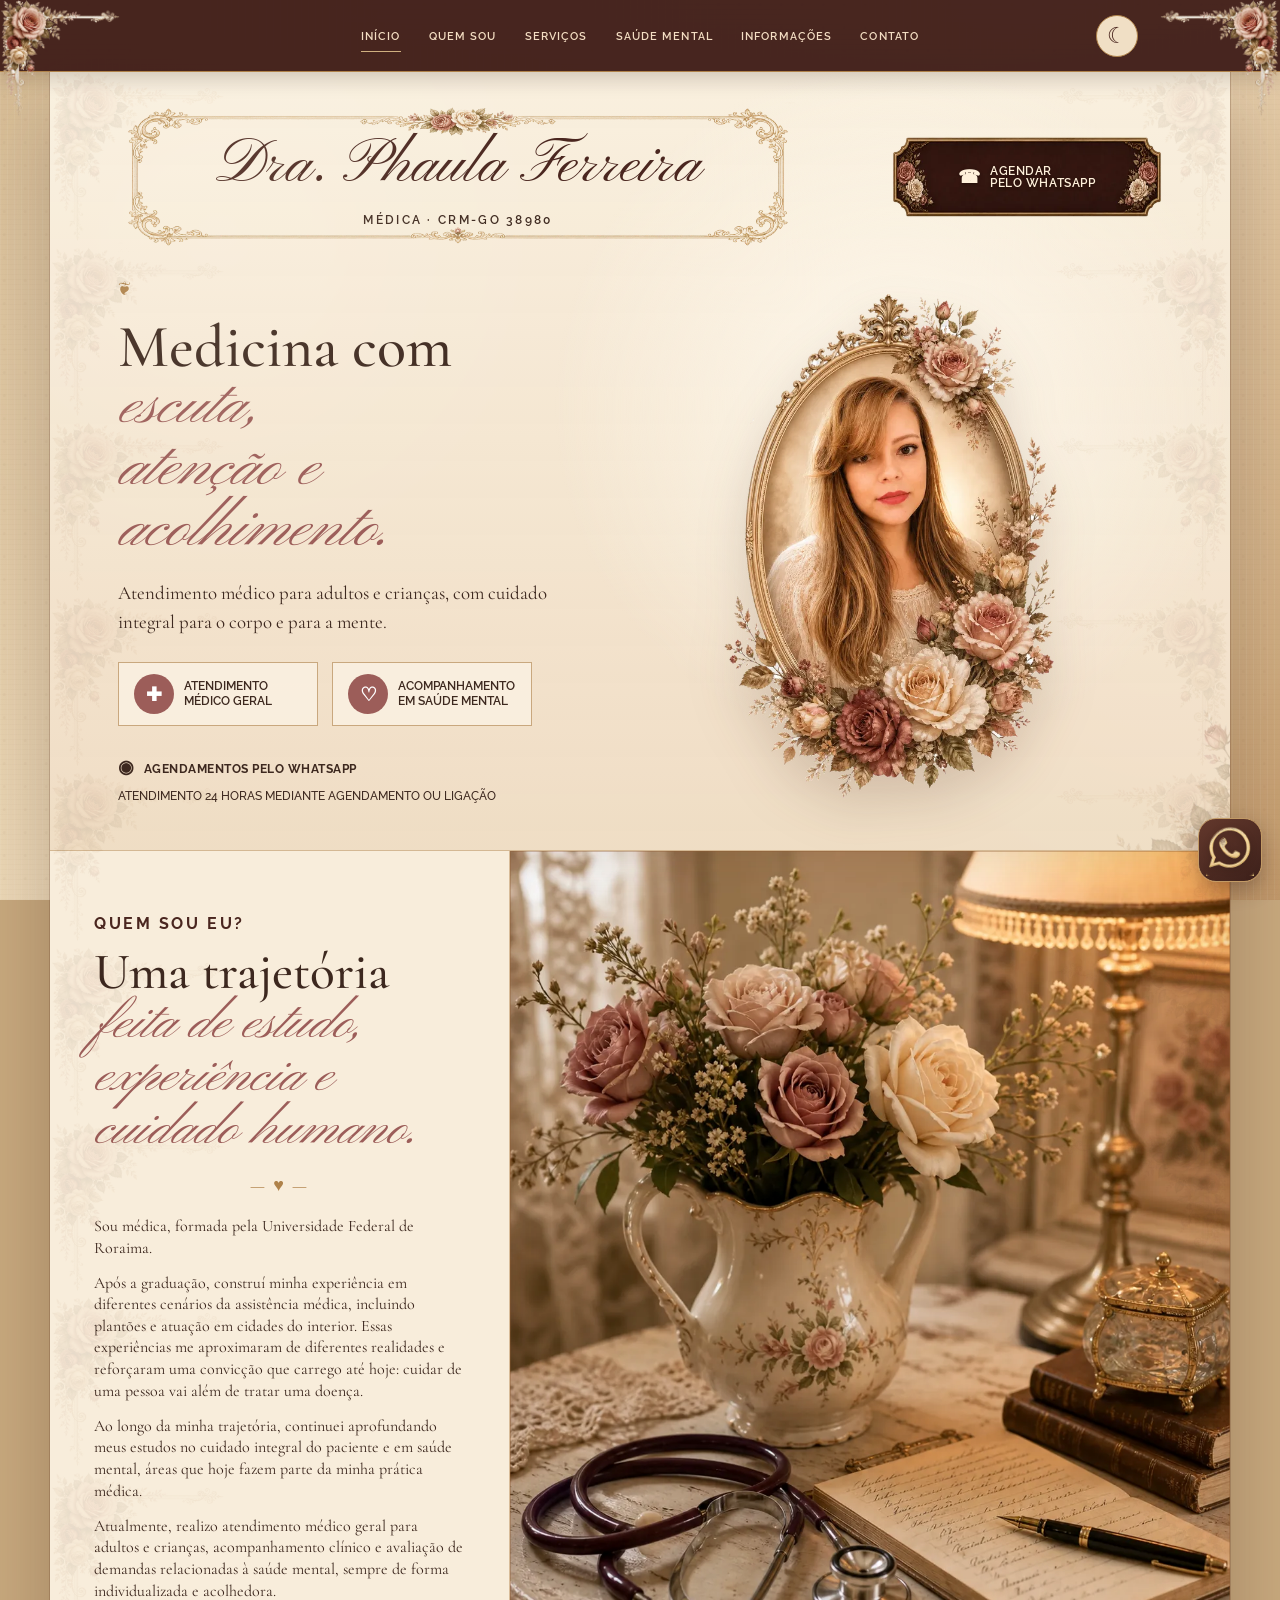
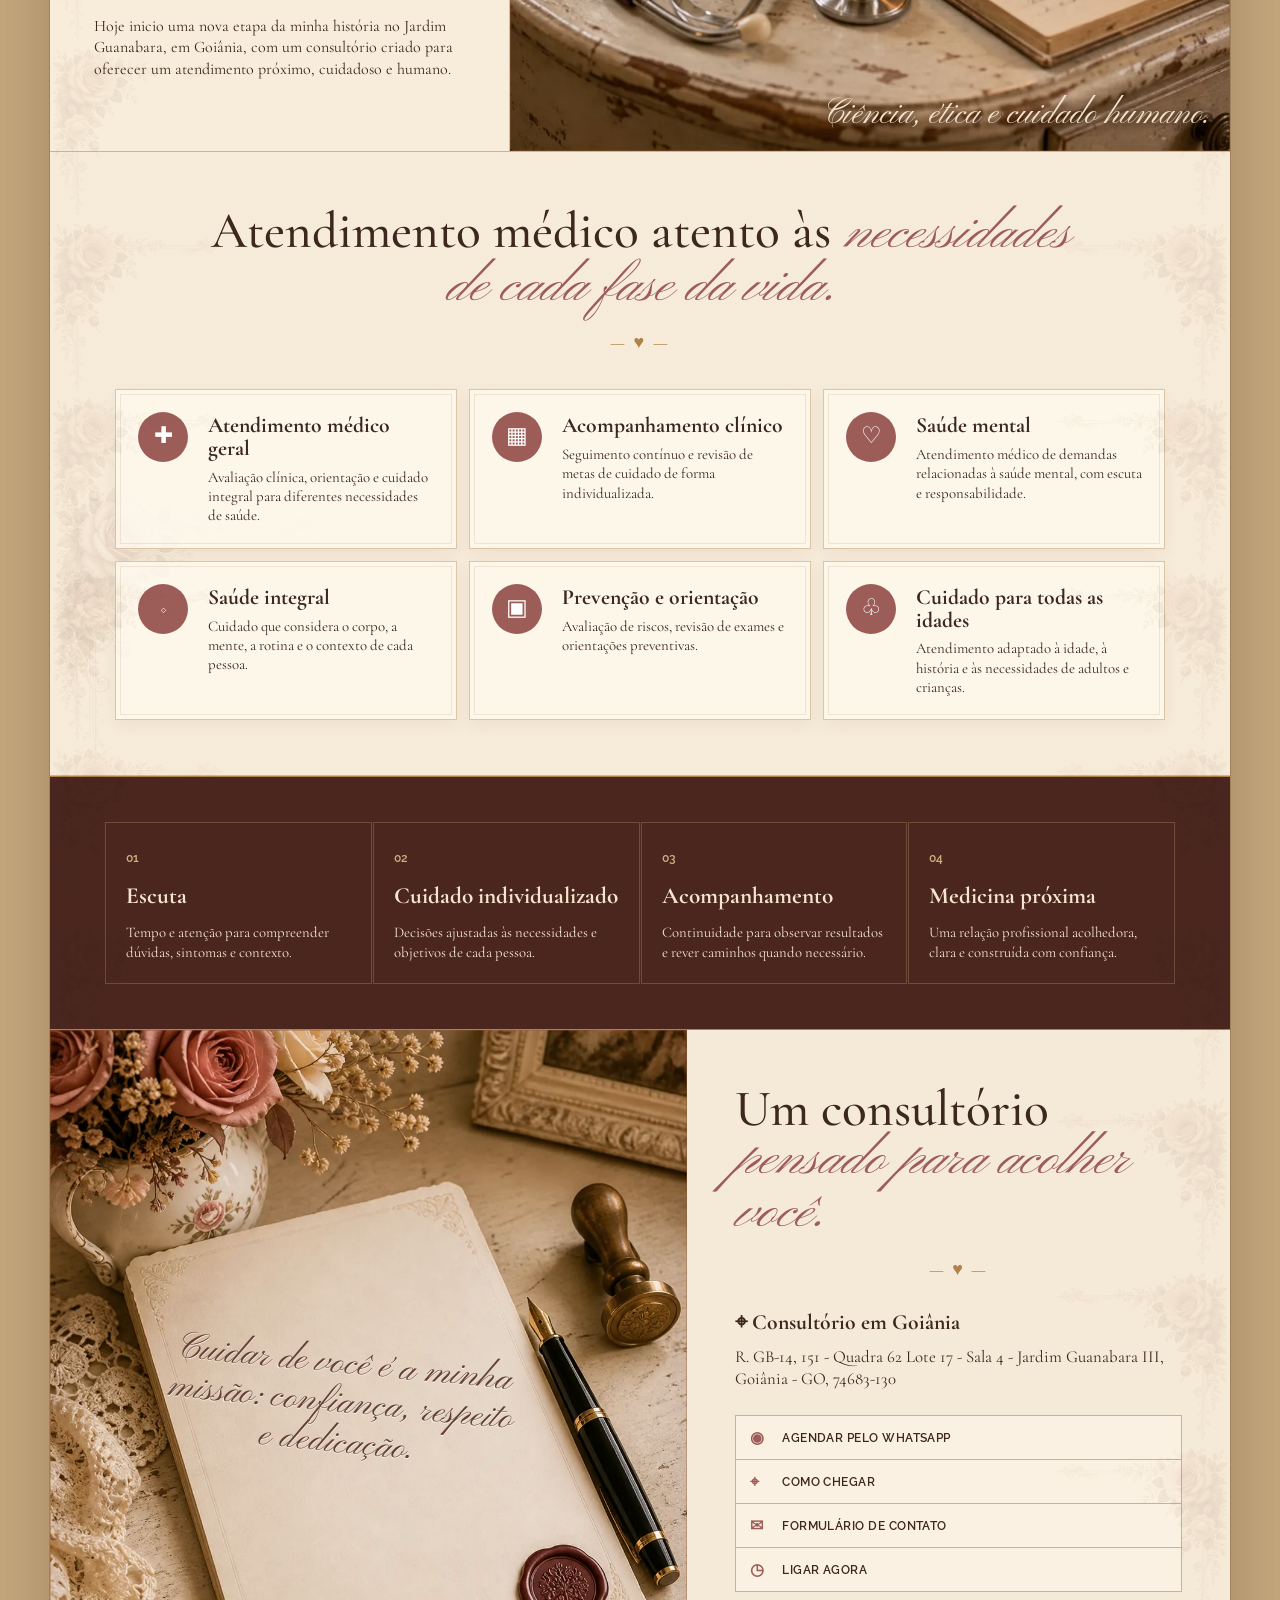
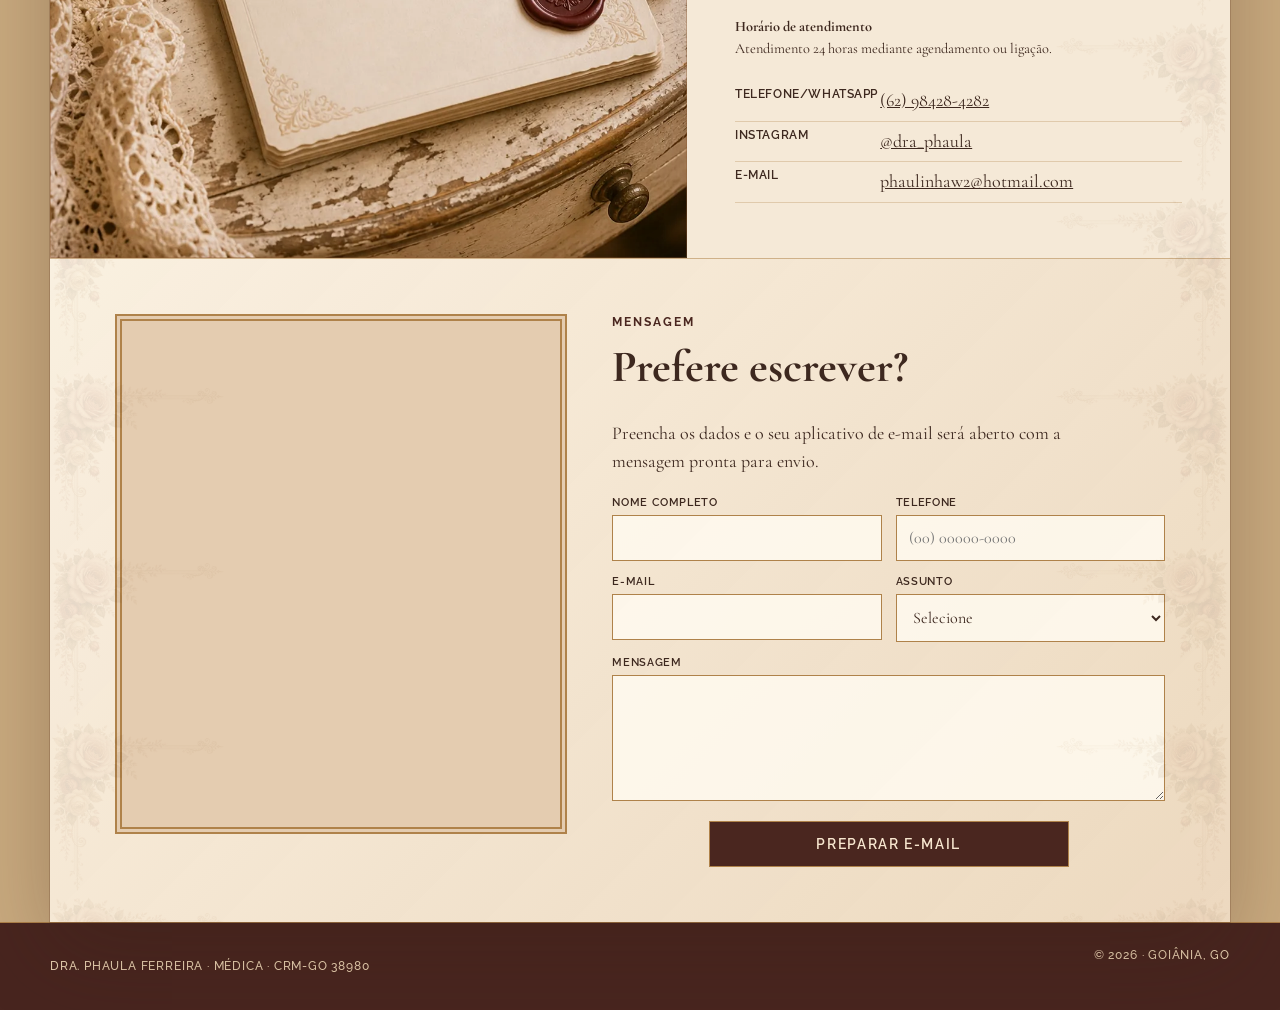
<file: index.html>
<!doctype html>
<html lang="pt-BR" data-theme="light">
<head>
  <meta charset="utf-8">
  <meta name="viewport" content="width=device-width, initial-scale=1">
  <meta name="theme-color" content="#efe1cb">
  <meta name="description" content="Dra. Phaula Ferreira, médica em Goiânia. Atendimento médico com escuta, atenção e acolhimento.">
  <title>Dra. Phaula Ferreira — Médica em Goiânia | CRM-GO 38980</title>
  <link rel="icon" href="/favicon.ico" sizes="48x48">
  <link rel="icon" type="image/png" sizes="32x32" href="/favicon-32.png">
  <link rel="apple-touch-icon" href="/apple-touch-icon.png">
  <link rel="canonical" href="https://draphaula.com.br/">
  <meta property="og:type" content="website">
  <meta property="og:locale" content="pt_BR">
  <meta property="og:site_name" content="Dra. Phaula Ferreira">
  <meta property="og:title" content="Dra. Phaula Ferreira — Médica em Goiânia | CRM-GO 38980">
  <meta property="og:description" content="Dra. Phaula Ferreira, médica em Goiânia. Atendimento médico com escuta, atenção e acolhimento.">
  <meta property="og:url" content="https://draphaula.com.br/">
  <meta property="og:image" content="https://draphaula.com.br/og-image.jpg">
  <meta property="og:image:width" content="1200">
  <meta property="og:image:height" content="630">
  <meta property="og:image:alt" content="Dra. Phaula Ferreira, médica, CRM-GO 38980">
  <meta name="twitter:card" content="summary_large_image">
  <meta name="twitter:title" content="Dra. Phaula Ferreira — Médica em Goiânia | CRM-GO 38980">
  <meta name="twitter:description" content="Dra. Phaula Ferreira, médica em Goiânia. Atendimento médico com escuta, atenção e acolhimento.">
  <meta name="twitter:image" content="https://draphaula.com.br/og-image.jpg">
  <link rel="preconnect" href="https://fonts.googleapis.com">
  <link rel="preconnect" href="https://fonts.gstatic.com" crossorigin>
  <link href="https://fonts.googleapis.com/css2?family=Cormorant+Garamond:ital,wght@0,400;0,500;0,600;0,700;1,500;1,600&family=Pinyon+Script&family=Raleway:wght@400;500;600;700&display=swap" rel="stylesheet">
  <script>document.documentElement.classList.add('js');try{document.documentElement.dataset.theme=localStorage.getItem('dra-phaula-modelo-theme')||'light'}catch(e){}</script>
  <link rel="stylesheet" href="styles.css?v=20260902d">
</head>
<body>
  <a class="skip-link" href="#conteudo">Ir para o conteúdo</a>
  <div class="paper-grain" aria-hidden="true"></div>
  <div class="light-sweep" aria-hidden="true"></div>
  <div class="autumn-leaves" aria-hidden="true">
    <i style="--x:7%;--d:0s;--t:22s;--s:.72;--r:18deg"></i><i style="--x:16%;--d:-9s;--t:27s;--s:.48;--r:-22deg"></i><i style="--x:27%;--d:-17s;--t:31s;--s:.62;--r:35deg"></i><i style="--x:39%;--d:-4s;--t:25s;--s:.42;--r:-15deg"></i><i style="--x:51%;--d:-21s;--t:34s;--s:.68;--r:27deg"></i><i style="--x:63%;--d:-13s;--t:28s;--s:.5;--r:-32deg"></i><i style="--x:74%;--d:-25s;--t:36s;--s:.76;--r:12deg"></i><i style="--x:86%;--d:-7s;--t:26s;--s:.55;--r:-28deg"></i><i style="--x:94%;--d:-19s;--t:32s;--s:.44;--r:24deg"></i><i style="--x:33%;--d:-29s;--t:38s;--s:.38;--r:8deg"></i><i style="--x:58%;--d:-2s;--t:30s;--s:.46;--r:-18deg"></i><i style="--x:81%;--d:-31s;--t:40s;--s:.36;--r:30deg"></i>
  </div>
  <header class="site-header" id="site-header">
    <div class="corner-floral corner-floral-left" aria-hidden="true"></div><div class="corner-floral corner-floral-right" aria-hidden="true"></div>
    <div class="nav-wrap shell">
      <button class="theme-toggle" id="theme-toggle" type="button" aria-label="Ativar modo escuro" aria-pressed="false"><span aria-hidden="true">☾</span></button>
      <button class="menu-toggle" id="menu-toggle" type="button" aria-expanded="false" aria-controls="main-nav"><span></span><span></span><span></span><b class="sr-only">Abrir menu</b></button>
      <nav class="main-nav" id="main-nav" aria-label="Navegação principal"><a href="#inicio">Início</a><a href="#sobre">Quem sou</a><a href="#atendimento">Serviços</a><a href="#saude-mental">Saúde mental</a><a href="#informacoes">Informações</a><a href="#contato">Contato</a></nav>
    </div>
  </header>
  <main id="conteudo" class="site-canvas">
    <section class="hero" id="inicio">
      <div class="brand-row shell reveal">
        <a class="brand-plaque" href="#inicio"><span>Dra. Phaula Ferreira</span><b>Médica · CRM-GO 38980</b></a>
        <a class="top-whatsapp" href="https://wa.me/5562984284282?text=Ol%C3%A1%2C%20gostaria%20de%20agendar%20uma%20consulta." target="_blank" rel="noopener noreferrer"><i aria-hidden="true">☎</i><span>Agendar<br>pelo WhatsApp</span></a>
      </div>
      <div class="shell hero-grid reveal">
        <div class="hero-copy">
          <div class="ornament-line" aria-hidden="true">❦</div>
          <h1>Medicina com <em>escuta,<br>atenção e<br>acolhimento.</em></h1>
          <p class="hero-lead">Atendimento médico para adultos e crianças, com cuidado integral para o corpo e para a mente.</p>
          <div class="hero-specialties"><a href="#atendimento"><i aria-hidden="true">✚</i><span>Atendimento<br>médico geral</span></a><a href="#saude-mental"><i aria-hidden="true">♡</i><span>Acompanhamento<br>em saúde mental</span></a></div>
          <a class="plain-whatsapp" href="https://wa.me/5562984284282?text=Ol%C3%A1%2C%20gostaria%20de%20agendar%20uma%20consulta." target="_blank" rel="noopener noreferrer"><b>◉</b> Agendamentos pelo WhatsApp</a>
          <small>Atendimento 24 horas mediante agendamento ou ligação</small>
        </div>
        <figure class="portrait-stage"><img class="portrait-composite" src="assets/retrato-floral-integrado-transparente-v2.webp" srcset="assets/retrato-floral-integrado-transparente-v2-600.webp 600w, assets/retrato-floral-integrado-transparente-v2.webp 1000w" sizes="(max-width: 680px) 90vw, (max-width: 920px) 540px, 490px" width="1000" height="1502" fetchpriority="high" decoding="async" alt="Retrato da Dra. Phaula Ferreira em moldura floral vintage"></figure>
      </div>
    </section>
    <section class="story split-section reveal" id="sobre">
      <div class="story-copy">
        <p class="eyebrow">Quem sou eu?</p>
        <h2>Uma trajetória <em>feita de estudo,<br>experiência e<br>cuidado humano.</em></h2><div class="small-ornament" aria-hidden="true">— ♥ —</div>
        <p>Sou médica, formada pela Universidade Federal de Roraima.</p>
        <p>Após a graduação, construí minha experiência em diferentes cenários da assistência médica, incluindo plantões e atuação em cidades do interior. Essas experiências me aproximaram de diferentes realidades e reforçaram uma convicção que carrego até hoje: cuidar de uma pessoa vai além de tratar uma doença.</p>
        <p>Ao longo da minha trajetória, continuei aprofundando meus estudos no cuidado integral do paciente e em saúde mental, áreas que hoje fazem parte da minha prática médica.</p>
        <p>Atualmente, realizo atendimento médico geral para adultos e crianças, acompanhamento clínico e avaliação de demandas relacionadas à saúde mental, sempre de forma individualizada e acolhedora.</p>
        <p>Hoje inicio uma nova etapa da minha história no Jardim Guanabara, em Goiânia, com um consultório criado para oferecer um atendimento próximo, cuidadoso e humano.</p>
      </div>
      <figure class="story-image"><img src="assets/trajetoria-mesa-floral-v2.webp" srcset="assets/trajetoria-mesa-floral-v2-700.webp 700w, assets/trajetoria-mesa-floral-v2.webp 1100w" sizes="(max-width: 920px) 100vw, 55vw" width="1100" height="1375" loading="lazy" decoding="async" alt="Mesa médica vintage com flores, estetoscópio e papelaria"><figcaption>Ciência, ética e cuidado humano.</figcaption></figure>
    </section>
    <section class="services-section reveal" id="atendimento">
      <header class="section-heading"><h2>Atendimento médico atento às <em>necessidades de cada fase da vida.</em></h2><div class="small-ornament" aria-hidden="true">— ♥ —</div></header>
      <div class="service-grid">
        <article><i>✚</i><div><h3>Atendimento médico geral</h3><p>Avaliação clínica, orientação e cuidado integral para diferentes necessidades de saúde.</p></div></article>
        <article><i>▦</i><div><h3>Acompanhamento clínico</h3><p>Seguimento contínuo e revisão de metas de cuidado de forma individualizada.</p></div></article>
        <article id="saude-mental"><i>♡</i><div><h3>Saúde mental</h3><p>Atendimento médico de demandas relacionadas à saúde mental, com escuta e responsabilidade.</p></div></article>
        <article><i>◇</i><div><h3>Saúde integral</h3><p>Cuidado que considera o corpo, a mente, a rotina e o contexto de cada pessoa.</p></div></article>
        <article><i>▣</i><div><h3>Prevenção e orientação</h3><p>Avaliação de riscos, revisão de exames e orientações preventivas.</p></div></article>
        <article><i>♧</i><div><h3>Cuidado para todas as idades</h3><p>Atendimento adaptado à idade, à história e às necessidades de adultos e crianças.</p></div></article>
      </div>
    </section>
    <section class="care-strip reveal" id="informacoes"><div><span>01</span><h3>Escuta</h3><p>Tempo e atenção para compreender dúvidas, sintomas e contexto.</p></div><div><span>02</span><h3>Cuidado individualizado</h3><p>Decisões ajustadas às necessidades e objetivos de cada pessoa.</p></div><div><span>03</span><h3>Acompanhamento</h3><p>Continuidade para observar resultados e rever caminhos quando necessário.</p></div><div><span>04</span><h3>Medicina próxima</h3><p>Uma relação profissional acolhedora, clara e construída com confiança.</p></div></section>
    <section class="contact-section reveal" id="contato">
      <figure class="contact-still"><img src="assets/contato-papelaria-v2.webp" srcset="assets/contato-papelaria-v2-700.webp 700w, assets/contato-papelaria-v2.webp 1100w" sizes="(max-width: 920px) 100vw, 55vw" width="1100" height="1375" loading="lazy" decoding="async" alt="Papelaria médica vintage com flores, caneta e selo"><blockquote>Cuidar de você é a minha missão: confiança, respeito e dedicação.</blockquote></figure>
      <div class="contact-copy"><h2>Um consultório <em>pensado para acolher você.</em></h2><div class="small-ornament" aria-hidden="true">— ♥ —</div><h3>⌖ Consultório em Goiânia</h3><address>R. GB-14, 151 - Quadra 62 Lote 17 - Sala 4 - Jardim Guanabara III, Goiânia - GO, 74683-130</address>
        <div class="contact-actions"><a href="https://wa.me/5562984284282?text=Ol%C3%A1%2C%20gostaria%20de%20agendar%20uma%20consulta." target="_blank" rel="noopener noreferrer"><b>◉</b> Agendar pelo WhatsApp</a><a href="https://www.google.com/maps/search/?api=1&amp;query=R.%20GB-14%2C%20151%20-%20Quadra%2062%20Lote%2017%20-%20Sala%204%20-%20Jardim%20Guanabara%20III%2C%20Goi%C3%A2nia%20-%20GO%2C%2074683-130" target="_blank" rel="noopener noreferrer"><b>⌖</b> Como chegar</a><a href="#mensagem"><b>✉</b> Formulário de contato</a><a href="tel:+5562984284282"><b>◷</b> Ligar agora</a></div>
        <p class="hours-copy"><strong>Horário de atendimento</strong><br>Atendimento 24 horas mediante agendamento ou ligação.</p>
        <dl class="contact-meta"><div><dt>Telefone/WhatsApp</dt><dd><a href="tel:+5562984284282">(62) 98428-4282</a></dd></div><div><dt>Instagram</dt><dd><a href="https://www.instagram.com/dra_phaula/" target="_blank" rel="noopener noreferrer">@dra_phaula</a></dd></div><div><dt>E-mail</dt><dd><a href="mailto:phaulinhaw2@hotmail.com">phaulinhaw2@hotmail.com</a></dd></div></dl>
      </div>
    </section>
    <section class="message-section reveal" id="mensagem">
      <div class="map-frame"><iframe title="Mapa do consultório da Dra. Phaula Ferreira" src="https://www.google.com/maps?q=R.%20GB-14%2C%20151%20-%20Quadra%2062%20Lote%2017%20-%20Sala%204%20-%20Jardim%20Guanabara%20III%2C%20Goi%C3%A2nia%20-%20GO%2C%2074683-130&output=embed" loading="lazy" referrerpolicy="no-referrer-when-downgrade"></iframe></div>
      <div class="form-wrap"><p class="eyebrow">Mensagem</p><h2>Prefere escrever?</h2><p>Preencha os dados e o seu aplicativo de e-mail será aberto com a mensagem pronta para envio.</p>
        <form id="contact-form"><label>Nome completo<input id="form-name" type="text" autocomplete="name" required></label><label>Telefone<input id="form-phone" type="tel" inputmode="tel" placeholder="(00) 00000-0000"></label><label>E-mail<input id="form-email" type="email" autocomplete="email"></label><label>Assunto<select id="form-subject" required><option value="">Selecione</option><option value="consulta">Consulta médica</option><option value="retorno">Retorno de consulta</option><option value="informacoes">Informações gerais</option><option value="outro">Outro assunto</option></select></label><label class="full">Mensagem<textarea id="form-message" rows="5" required></textarea></label><button class="submit-button full" type="submit">Preparar e-mail</button></form>
      </div>
    </section>
  </main>
  <footer class="site-footer"><div class="shell"><p>Dra. Phaula Ferreira · Médica · CRM-GO 38980</p><span>© <span data-year></span> · Goiânia, GO</span></div></footer>
  <a class="floating-whatsapp" href="https://wa.me/5562984284282?text=Ol%C3%A1%2C%20gostaria%20de%20informa%C3%A7%C3%B5es%20sobre%20o%20atendimento." target="_blank" rel="noopener noreferrer" aria-label="Conversar pelo WhatsApp"><img src="assets/icone-whatsapp-dourado-v6.webp" width="128" height="132" alt=""></a>
  <script src="script.js?v=20260902"></script>
</body>
</html>
</file>
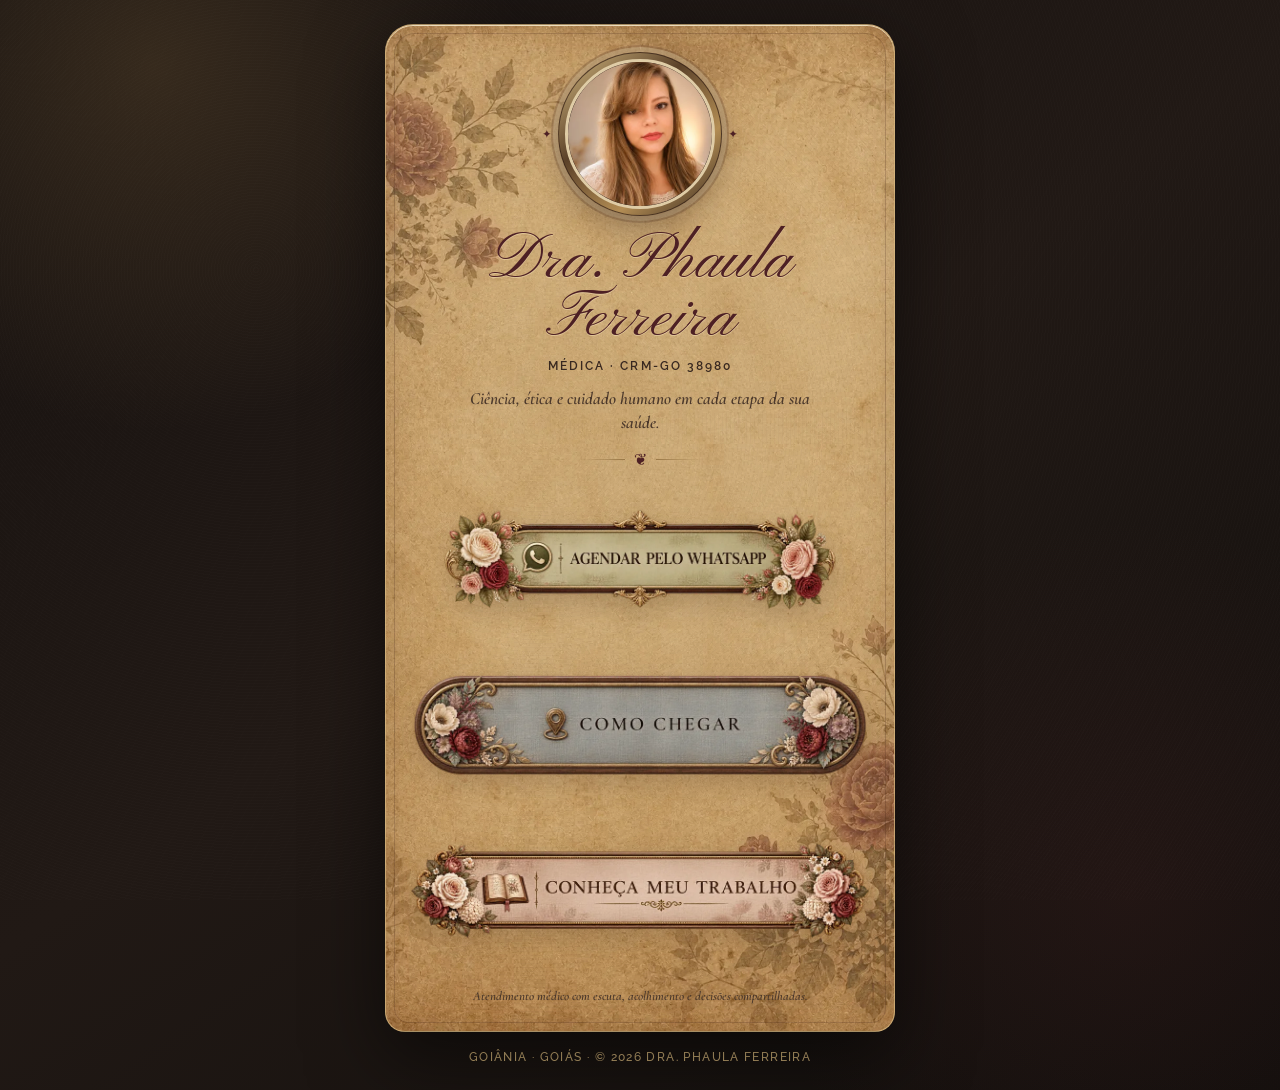
<file: bio/index.html>
<!doctype html>
<html lang="pt-BR">
<head>
  <meta charset="utf-8">
  <meta name="viewport" content="width=device-width, initial-scale=1">
  <meta name="theme-color" content="#211915">
  <meta name="description" content="Links oficiais da Dra. Phaula Ferreira — atendimento, localização e site.">
  <title>Dra. Phaula Ferreira | Links oficiais</title>
  <link rel="icon" href="/favicon.ico" sizes="48x48">
  <link rel="icon" type="image/png" sizes="32x32" href="/favicon-32.png">
  <link rel="apple-touch-icon" href="/apple-touch-icon.png">
  <link rel="canonical" href="https://draphaula.com.br/bio/">
  <meta property="og:type" content="website">
  <meta property="og:locale" content="pt_BR">
  <meta property="og:site_name" content="Dra. Phaula Ferreira">
  <meta property="og:title" content="Dra. Phaula Ferreira | Links oficiais">
  <meta property="og:description" content="Links oficiais da Dra. Phaula Ferreira — atendimento, localização e site.">
  <meta property="og:url" content="https://draphaula.com.br/bio/">
  <meta property="og:image" content="https://draphaula.com.br/og-image.jpg">
  <meta property="og:image:width" content="1200">
  <meta property="og:image:height" content="630">
  <meta property="og:image:alt" content="Dra. Phaula Ferreira, médica, CRM-GO 38980">
  <meta name="twitter:card" content="summary_large_image">
  <meta name="twitter:title" content="Dra. Phaula Ferreira | Links oficiais">
  <meta name="twitter:description" content="Links oficiais da Dra. Phaula Ferreira — atendimento, localização e site.">
  <meta name="twitter:image" content="https://draphaula.com.br/og-image.jpg">
  <link rel="preconnect" href="https://fonts.googleapis.com">
  <link rel="preconnect" href="https://fonts.gstatic.com" crossorigin>
  <link href="https://fonts.googleapis.com/css2?family=Cormorant+Garamond:ital,wght@0,500;0,600;0,700;1,500&family=Pinyon+Script&family=Raleway:wght@400;500;600&display=swap" rel="stylesheet">
  <style>
    :root {
      --espresso: #211915;
      --coffee: #382820;
      --parchment: #c8ad7d;
      --parchment-light: #dfcca6;
      --parchment-pale: #eee2c8;
      --brass: #9a7847;
      --brass-light: #c4a66e;
      --burgundy: #6c3032;
      --burgundy-deep: #4d2024;
      --olive: #50513b;
      --ink: #2b2019;
      --cream: #f4ead6;
    }

    * { box-sizing: border-box; }

    html { min-height: 100%; }

    body {
      min-height: 100vh;
      margin: 0;
      color: var(--ink);
      font-family: "Raleway", system-ui, sans-serif;
      background:
        radial-gradient(circle at 12% 6%, rgba(159, 123, 72, 0.22), transparent 24%),
        radial-gradient(circle at 88% 82%, rgba(108, 48, 50, 0.15), transparent 26%),
        linear-gradient(145deg, #171210 0%, var(--espresso) 48%, #110e0c 100%);
      overflow-x: hidden;
    }

    body::before {
      content: "";
      position: fixed;
      inset: 0;
      pointer-events: none;
      opacity: 0.3;
      background-image:
        repeating-radial-gradient(circle at 20% 30%, transparent 0 2px, rgba(255,255,255,.018) 2px 3px),
        repeating-linear-gradient(118deg, transparent 0 12px, rgba(255,255,255,.012) 12px 13px);
      mix-blend-mode: screen;
    }

    .page {
      width: min(100% - 24px, 510px);
      margin: 0 auto;
      padding: 24px 0 26px;
    }

    .folio {
      position: relative;
      padding: 27px 25px 26px;
      text-align: center;
      border: 1px solid rgba(214, 184, 128, 0.72);
      border-radius: 28px 28px 20px 20px;
      background:
        linear-gradient(rgba(225, 205, 164, .12), rgba(126, 86, 52, .08)),
        url("fundo-rosas-vintage.webp") center / cover no-repeat;
      box-shadow:
        0 26px 74px rgba(0, 0, 0, 0.52),
        inset 0 1px 0 rgba(255, 247, 220, 0.78),
        inset 0 0 38px rgba(68, 43, 28, 0.13);
      overflow: hidden;
      isolation: isolate;
    }

    .folio::before {
      content: "";
      position: absolute;
      z-index: 0;
      inset: 8px;
      border: 1px solid rgba(82, 48, 31, 0.24);
      border-radius: 21px 21px 14px 14px;
      pointer-events: none;
    }

    .folio::after {
      content: "";
      position: absolute;
      z-index: 0;
      inset: 0;
      pointer-events: none;
      opacity: 0.2;
      background:
        repeating-radial-gradient(circle at 30% 40%, rgba(63, 42, 26, .11) 0 0.7px, transparent 0.7px 4px),
        repeating-linear-gradient(5deg, transparent 0 7px, rgba(255,255,255,.035) 7px 8px);
      mix-blend-mode: multiply;
    }

    .folio > * {
      position: relative;
      z-index: 2;
    }

    .monogram {
      display: grid;
      width: 42px;
      height: 42px;
      margin: 0 auto 15px;
      place-items: center;
      color: var(--cream);
      font-family: "Cormorant Garamond", Georgia, serif;
      font-size: 1.15rem;
      font-weight: 700;
      letter-spacing: -0.08em;
      border: 1px solid var(--brass-light);
      border-radius: 50%;
      background: var(--espresso);
      box-shadow: 0 0 0 3px rgba(78, 48, 31, 0.12);
    }

    .portrait-frame {
      position: relative;
      width: 164px;
      height: 164px;
      margin: 0 auto 19px;
      padding: 6px;
      border: 1px solid rgba(54, 35, 24, 0.74);
      border-radius: 50%;
      background: linear-gradient(140deg, #d7bc82, #5b4129 38%, #b38d54 70%, #30221b);
      box-shadow:
        0 14px 30px rgba(48, 29, 20, 0.34),
        0 0 0 5px rgba(230, 210, 169, 0.38),
        0 0 0 7px rgba(72, 43, 28, 0.22);
    }

    .portrait-frame::before,
    .portrait-frame::after {
      content: "✦";
      position: absolute;
      top: 50%;
      color: var(--burgundy-deep);
      font-size: 0.72rem;
      transform: translateY(-50%);
    }

    .portrait-frame::before { left: -17px; }
    .portrait-frame::after { right: -17px; }

    .portrait {
      display: block;
      width: 100%;
      height: 100%;
      border: 3px solid var(--parchment-light);
      border-radius: 50%;
      object-fit: cover;
      object-position: center 34%;
      background: var(--coffee);
    }

    h1 {
      margin: -2px 0 0;
      color: var(--burgundy-deep);
      font-family: "Pinyon Script", "Cormorant Garamond", cursive;
      font-size: clamp(3.05rem, 11.5vw, 4.05rem);
      font-weight: 400;
      line-height: 0.9;
      letter-spacing: 0;
      text-shadow: 0 1px 0 rgba(255, 240, 205, 0.4);
    }

    .credential {
      margin: 9px 0 0;
      color: var(--coffee);
      font-size: 0.75rem;
      font-weight: 600;
      letter-spacing: 0.17em;
      text-transform: uppercase;
    }

    .tagline {
      max-width: 345px;
      margin: 14px auto 0;
      color: #4b382b;
      font-family: "Cormorant Garamond", Georgia, serif;
      font-size: 1.08rem;
      font-style: italic;
      font-weight: 600;
      line-height: 1.42;
    }

    .divider {
      display: flex;
      align-items: center;
      justify-content: center;
      gap: 9px;
      width: 138px;
      margin: 14px auto 3px;
      color: var(--burgundy-deep);
      font-family: Georgia, serif;
    }

    .divider::before,
    .divider::after {
      content: "";
      width: 45px;
      height: 1px;
      background: linear-gradient(90deg, transparent, var(--brass));
    }

    .divider::after { transform: scaleX(-1); }

    .links {
      display: grid;
      gap: 12px;
      margin-top: 18px;
    }

    .link-card {
      display: grid;
      grid-template-columns: 48px 1fr 20px;
      align-items: center;
      gap: 13px;
      min-height: 77px;
      padding: 13px 15px;
      color: var(--cream);
      text-align: left;
      text-decoration: none;
      border: 1px solid rgba(207, 175, 115, 0.48);
      border-radius: 14px;
      background: linear-gradient(135deg, #2d211b, var(--coffee));
      box-shadow:
        0 10px 24px rgba(43, 28, 19, 0.22),
        inset 0 1px 0 rgba(255, 238, 202, 0.08);
      transition: transform 180ms ease, box-shadow 180ms ease, border-color 180ms ease;
    }

    .link-card:hover,
    .link-card:focus-visible {
      transform: translateY(-3px);
      border-color: var(--brass-light);
      box-shadow: 0 14px 30px rgba(43, 28, 19, 0.32);
      outline: none;
    }

    .link-card.primary {
      border-color: rgba(224, 190, 132, 0.56);
      background: linear-gradient(135deg, var(--burgundy-deep), var(--burgundy));
    }

    .link-card.location {
      background: linear-gradient(135deg, #303123, var(--olive));
    }

    .icon {
      display: grid;
      width: 48px;
      height: 48px;
      place-items: center;
      color: var(--brass-light);
      border: 1px solid rgba(219, 187, 128, 0.24);
      border-radius: 50%;
      background: rgba(14, 10, 8, 0.22);
    }

    .icon svg { width: 23px; height: 23px; }

    .link-copy strong {
      display: block;
      margin-bottom: 3px;
      font-family: "Cormorant Garamond", Georgia, serif;
      font-size: 1.25rem;
      font-weight: 700;
      line-height: 1.05;
    }

    .link-copy span {
      display: block;
      color: rgba(244, 234, 214, 0.74);
      font-size: 0.72rem;
      font-weight: 400;
      line-height: 1.36;
    }

    .arrow {
      width: 19px;
      height: 19px;
      color: var(--brass-light);
      transition: transform 180ms ease;
    }

    .link-card:hover .arrow { transform: translateX(3px); }

    .link-card,
    .link-card.primary,
    .link-card.location {
      display: block;
      width: 100%;
      aspect-ratio: 3 / 1;
      min-height: 0;
      padding: 0;
      border: 0;
      border-radius: 0;
      background: transparent;
      box-shadow: none;
      text-align: center;
    }

    .link-card:hover,
    .link-card:focus-visible {
      transform: translateY(-3px) scale(1.012);
      border-color: transparent;
      box-shadow: none;
    }

    .link-card img {
      display: block;
      width: 100%;
      height: 100%;
      object-fit: contain;
      filter: drop-shadow(0 9px 12px rgba(51, 32, 22, 0.2));
    }

    .note {
      margin: 18px auto 0;
      max-width: 345px;
      color: #4b382b;
      font-family: "Cormorant Garamond", Georgia, serif;
      font-size: 0.8rem;
      font-style: italic;
      font-weight: 600;
      line-height: 1.45;
    }

    footer {
      padding: 18px 12px 0;
      color: #c7aa74;
      text-align: center;
      font-size: 0.72rem;
      font-weight: 500;
      letter-spacing: 0.12em;
      text-transform: uppercase;
    }

    @media (max-width: 420px) {
      .page { width: min(100% - 16px, 510px); padding: 9px 0 18px; }
      .folio { padding: 22px 16px 23px; border-radius: 23px 23px 17px 17px; }
      .folio::before { inset: 6px; border-radius: 17px 17px 12px 12px; }
      .monogram { margin-bottom: 12px; }
      .portrait-frame { width: 148px; height: 148px; }
      .link-card { grid-template-columns: 45px 1fr 18px; gap: 11px; padding: 12px; }
      .icon { width: 45px; height: 45px; }
    }

    @media (prefers-reduced-motion: reduce) {
      *, *::before, *::after { transition: none !important; }
    }
  </style>
</head>
<body>
  <main class="page">
    <section class="folio" aria-labelledby="profile-name">
      <div class="portrait-frame">
        <img class="portrait" src="foto-dra-phaula-v1.webp" width="320" height="400" alt="Retrato da Dra. Phaula Ferreira">
      </div>

      <h1 id="profile-name">Dra. Phaula Ferreira</h1>
      <p class="credential">Médica · CRM-GO 38980</p>
      <p class="tagline">Ciência, ética e cuidado humano em cada etapa da sua saúde.</p>
      <div class="divider" aria-hidden="true">❦</div>

      <nav class="links" aria-label="Links oficiais">
        <a class="link-card primary" href="https://wa.me/5562984284282?text=Ol%C3%A1%2C%20gostaria%20de%20informa%C3%A7%C3%B5es%20sobre%20o%20atendimento." target="_blank" rel="noopener noreferrer" aria-label="Agendar pelo WhatsApp">
          <img src="botao-whatsapp-floral-v2.webp" width="960" height="320" alt="Agendar pelo WhatsApp">
        </a>

        <a class="link-card location" href="https://www.google.com/maps/place/Consult%C3%B3rio+M%C3%A9dico+-+Dra.+Phaula/data=!4m2!3m1!1s0x0:0x1a7f2ff73c6f1a40" target="_blank" rel="noopener noreferrer" aria-label="Como chegar">
          <img src="botao-como-chegar-floral-v3.webp" width="960" height="320" loading="lazy" alt="Como chegar">
        </a>

        <a class="link-card" href="https://draphaula.com.br/" target="_blank" rel="noopener noreferrer" aria-label="Conheça meu trabalho">
          <img src="botao-conheca-trabalho-floral-v2.webp" width="960" height="320" loading="lazy" alt="Conheça meu trabalho">
        </a>
      </nav>

      <p class="note">Atendimento médico com escuta, acolhimento e decisões compartilhadas.</p>
    </section>

    <footer>Goiânia · Goiás · © <span data-year>2026</span> Dra. Phaula Ferreira</footer>
  <script>document.querySelectorAll("[data-year]").forEach(x=>x.textContent=new Date().getFullYear())</script>
  </main>
</body>
</html>
</file>
<file: styles.css>
:root{--paper:#f2e4cf;--ink:#3d281f;--coffee:#4a261f;--rose:#9c5d59;--gold:#af824a;--gold-soft:#d0b080;--cream:#fff8ea;--serif:'Cormorant Garamond',Georgia,serif;--script:'Pinyon Script',cursive;--sans:'Raleway',Arial,sans-serif}
*{box-sizing:border-box}html{scroll-behavior:smooth;scroll-padding-top:80px}body{margin:0;color:var(--ink);background:#c9aa7f;font:18px/1.55 var(--serif);overflow-x:hidden}.shell{width:min(1180px,calc(100% - 36px));margin:auto}.sr-only{position:absolute;width:1px;height:1px;overflow:hidden;clip:rect(0,0,0,0)}.skip-link{position:fixed;left:1rem;top:0;transform:translateY(-160%);z-index:1000;background:var(--cream);padding:.6rem 1rem}.skip-link:focus{transform:translateY(1rem)}a{color:inherit}.paper-grain{position:fixed;inset:0;z-index:-3;background:linear-gradient(135deg,#d5b990,#f2dfbf 48%,#c39a6b)}.paper-grain:before{content:"";position:absolute;inset:0;opacity:.42;background:repeating-linear-gradient(0deg,rgba(81,51,33,.04) 0 1px,transparent 1px 5px),repeating-linear-gradient(90deg,rgba(255,255,255,.13) 0 1px,transparent 1px 7px),radial-gradient(circle at 20% 20%,rgba(93,54,35,.08) 0 1px,transparent 2px);background-size:auto,auto,21px 23px}
.site-header{position:sticky;top:0;z-index:80;background:rgba(65,31,26,.96);border-bottom:1px solid var(--gold);box-shadow:0 6px 20px rgba(41,20,16,.2)}.nav-wrap{height:68px;display:flex;align-items:center;justify-content:center}.main-nav{display:flex;gap:34px;align-items:center}.main-nav a{position:relative;color:#f4dec3;text-decoration:none;text-transform:uppercase;font:600 .72rem var(--sans);letter-spacing:.1em}.main-nav a:after{content:"";position:absolute;height:1px;left:50%;right:50%;bottom:-9px;background:var(--gold-soft);transition:.3s}.main-nav a:hover:after,.main-nav a.active:after{left:0;right:0}.theme-toggle{position:absolute;left:18px;width:42px;height:42px;border:1px solid var(--gold);border-radius:50%;background:#f0dfc5;color:var(--coffee);font:1.35rem var(--serif);cursor:pointer}.menu-toggle{display:none}.corner-floral{position:absolute;top:0;width:180px;height:160px;pointer-events:none;background:none top left/520px 780px no-repeat;filter:saturate(.78) contrast(1.05);z-index:2}.corner-floral-left{left:0}.corner-floral-right{right:0;transform:scaleX(-1)}
.site-canvas{position:relative;width:min(1180px,100%);margin:auto;background:var(--paper);box-shadow:0 0 0 1px rgba(102,61,37,.25),0 28px 80px rgba(58,31,21,.28)}.site-canvas:before{content:"";position:absolute;inset:0;pointer-events:none;opacity:.2;background-image:none;background-size:780px auto;background-attachment:fixed;mix-blend-mode:multiply}.site-canvas>*{position:relative}.hero{padding:38px 50px 55px;border-bottom:1px solid rgba(175,130,74,.5)}.brand-row{display:grid;grid-template-columns:1fr 240px;align-items:center;gap:28px;margin-bottom:28px}.brand-plaque{position:relative;display:grid;place-items:center;width:min(610px,100%);justify-self:center;padding:22px 70px 16px;text-decoration:none;background:rgba(255,247,232,.72);border:1px solid var(--gold);outline:1px solid rgba(175,130,74,.45);outline-offset:-8px}.brand-plaque:before,.brand-plaque:after{content:"❦";position:absolute;top:50%;translate:0 -50%;color:var(--gold);font-size:2rem}.brand-plaque:before{left:25px}.brand-plaque:after{right:25px;transform:scaleX(-1)}.brand-plaque span{font:3.5rem/1 var(--script);color:var(--coffee)}.brand-plaque b{font:600 .72rem var(--sans);letter-spacing:.18em;text-transform:uppercase}.top-whatsapp{display:flex;align-items:center;justify-content:center;gap:10px;padding:13px 18px;color:#f8e8d0;text-decoration:none;text-transform:uppercase;background:var(--coffee);border:1px solid var(--gold);font:600 .72rem/1.15 var(--sans);letter-spacing:.05em}.top-whatsapp i{font-style:normal;font-size:1.25rem}.hero-grid{display:grid;grid-template-columns:.9fr 1.1fr;gap:45px;align-items:center}.eyebrow{margin:0;color:var(--coffee);font:700 .78rem var(--sans);letter-spacing:.16em;text-transform:uppercase}.ornament-line,.small-ornament{color:var(--gold);letter-spacing:.12em}.ornament-line{margin:.2rem 0 1rem}.hero-copy h1{font-size:clamp(3.4rem,5vw,5.4rem);font-weight:500;line-height:.94;margin:0 0 1.2rem}.hero-copy h1 em,.section-heading em,.contact-copy h2 em,.story-copy h2 em{font-family:var(--script);font-weight:400;color:var(--rose);font-size:1.05em}.hero-lead{font-size:1.18rem;max-width:520px}.hero-specialties{display:flex;gap:14px;margin:25px 0}.hero-specialties a{display:flex;align-items:center;gap:10px;min-width:200px;padding:11px 15px;border:1px solid rgba(175,130,74,.65);background:rgba(255,249,238,.55);text-decoration:none;font:600 .77rem/1.2 var(--sans);text-transform:uppercase}.hero-specialties i{display:grid;place-items:center;width:40px;height:40px;border-radius:50%;background:var(--rose);color:white;font-style:normal;font-size:1.2rem}.plain-whatsapp{display:inline-block;margin-top:5px;text-decoration:none;text-transform:uppercase;font:700 .78rem var(--sans);letter-spacing:.04em}.plain-whatsapp b{font-size:1.15rem;margin-right:6px}.hero-copy small{display:block;margin-top:.45rem;text-transform:uppercase;font:500 .75rem var(--sans)}.portrait-stage{position:relative;margin:0;min-height:490px;display:grid;place-items:center}.portrait-oval{position:relative;z-index:2;width:min(390px,78%);aspect-ratio:.78;border:7px double var(--gold);border-radius:50%;padding:9px;background:#ead5bb;box-shadow:0 18px 40px rgba(65,35,24,.22)}.portrait-oval img{display:block;width:100%;height:100%;object-fit:cover;object-position:center 34%;border-radius:50%}.portrait-flowers{position:absolute;z-index:3;right:-10px;bottom:-15px;width:390px;height:350px;background:none bottom right/630px 945px no-repeat;filter:saturate(.8) brightness(1.08);pointer-events:none}
.split-section{display:grid;grid-template-columns:.78fr 1.22fr;border-bottom:1px solid rgba(175,130,74,.5)}.story-copy{padding:48px 44px;background:rgba(249,239,222,.8);border-right:1px solid rgba(175,130,74,.45)}.story-copy h2,.section-heading h2,.contact-copy h2{font-size:clamp(2.5rem,4vw,4rem);line-height:.95;font-weight:500;margin:0}.story-copy p{font-size:1rem;line-height:1.35;margin:.85rem 0}.small-ornament{text-align:center;margin:1rem 0}.story-image{margin:0;position:relative;min-height:670px;overflow:hidden}.story-image img,.contact-still img{width:100%;height:100%;object-fit:cover;display:block;filter:sepia(.18) saturate(.85) contrast(1.03)}.story-image figcaption{position:absolute;right:20px;bottom:15px;color:#f5e4c9;font:2.1rem var(--script);text-shadow:0 2px 10px #2e1712}.services-section{padding:55px 65px;border-bottom:1px solid rgba(175,130,74,.5)}.section-heading{text-align:center;max-width:860px;margin:0 auto 32px}.service-grid{display:grid;grid-template-columns:repeat(3,1fr);gap:12px}.service-grid article{display:grid;grid-template-columns:55px 1fr;gap:15px;align-items:start;min-height:155px;padding:22px;background:rgba(255,249,236,.52);border:1px solid rgba(175,130,74,.42);outline:1px solid rgba(175,130,74,.16);outline-offset:-6px}.service-grid i{display:grid;place-items:center;width:50px;height:50px;border-radius:50%;background:var(--rose);color:#fff;font-style:normal;font-size:1.45rem}.service-grid h3{font-size:1.35rem;line-height:1.05;margin:.15rem 0 .5rem}.service-grid p{font-size:.93rem;line-height:1.3;margin:0}.care-strip{display:grid;grid-template-columns:repeat(4,1fr);gap:1px;padding:45px 55px;background:var(--coffee);color:#f6e5ce;border-block:1px solid var(--gold)}.care-strip div{padding:20px;border:1px solid rgba(208,176,128,.28)}.care-strip span{font:600 .72rem var(--sans);color:var(--gold-soft)}.care-strip h3{font-size:1.45rem;margin:.5rem 0}.care-strip p{font-size:.92rem;line-height:1.35;margin:0}
.contact-section{display:grid;grid-template-columns:1.08fr .92fr;min-height:610px;border-bottom:1px solid rgba(175,130,74,.55)}.contact-still{position:relative;margin:0;overflow:hidden}.contact-still blockquote{position:absolute;left:38px;right:38px;bottom:35px;margin:0;padding:22px;background:rgba(247,235,215,.84);border:1px solid var(--gold);font:1.8rem/1.1 var(--script);color:var(--coffee);text-align:center}.contact-copy{padding:55px 48px}.contact-copy address{font-style:normal;font-size:1.05rem;line-height:1.35}.contact-copy h3{margin:1.4rem 0 .4rem;font-size:1.35rem}.contact-actions{display:grid;margin:24px 0}.contact-actions a{display:flex;align-items:center;gap:10px;padding:12px 14px;border:1px solid rgba(175,130,74,.58);background:rgba(255,249,238,.48);text-decoration:none;text-transform:uppercase;font:600 .72rem var(--sans);letter-spacing:.04em}.contact-actions a+a{border-top:0}.contact-actions b{width:22px;color:var(--rose);font-size:1rem}.hours-copy{font-size:.9rem}.message-section{display:grid;grid-template-columns:.9fr 1.1fr;gap:45px;padding:55px 65px}.map-frame{height:520px;border:7px double var(--gold);background:#e4ccb0}.map-frame iframe{width:100%;height:100%;border:0;filter:sepia(.12) saturate(.8)}.form-wrap h2{font-size:2.8rem;margin:.2rem 0}.form-wrap>p{max-width:500px}form{display:grid;grid-template-columns:1fr 1fr;gap:14px;margin-top:20px}label{font:600 .68rem var(--sans);letter-spacing:.06em;text-transform:uppercase}input,select,textarea{display:block;width:100%;margin-top:6px;padding:12px;border:1px solid var(--gold);background:rgba(255,251,241,.82);font:1rem var(--serif);color:var(--ink);border-radius:0}.full{grid-column:1/-1}.submit-button{display:block;width:min(360px,100%);margin:6px auto 0;padding:14px;background:var(--coffee);border:1px solid var(--gold);color:#f7e6cf;text-transform:uppercase;font:600 .85rem var(--sans);letter-spacing:.12em;cursor:pointer}.site-footer{background:#48251f;color:#ead3b3;border-top:1px solid var(--gold)}.site-footer .shell{display:flex;justify-content:space-between;padding:25px 0;font:500 .72rem var(--sans);letter-spacing:.07em;text-transform:uppercase}.floating-whatsapp{position:fixed;right:18px;bottom:18px;z-index:90;display:grid;place-items:center;width:58px;height:58px;border-radius:50%;background:var(--coffee);border:2px solid var(--gold);color:#f7e6cf;text-decoration:none;font-size:1.3rem;box-shadow:0 8px 18px rgba(35,18,14,.35)}.js .reveal{opacity:0;transform:translateY(24px);transition:opacity .75s ease,transform .75s ease}.js .reveal.visible{opacity:1;transform:none}
html[data-theme="dark"]{--paper:#33211c;--ink:#f2dfc2;--coffee:#2a1714;--cream:#211411}html[data-theme="dark"] .paper-grain{background:linear-gradient(135deg,#1b100d,#39221c 48%,#21130f)}html[data-theme="dark"] .site-canvas:before{opacity:.08;mix-blend-mode:screen}html[data-theme="dark"] .brand-plaque,html[data-theme="dark"] .story-copy,html[data-theme="dark"] .service-grid article,html[data-theme="dark"] .contact-actions a,html[data-theme="dark"] input,html[data-theme="dark"] select,html[data-theme="dark"] textarea{background:rgba(255,241,216,.06)}html[data-theme="dark"] .contact-still blockquote{background:rgba(45,25,21,.88);color:#f2dfc2}html[data-theme="dark"] .theme-toggle{background:#30201a;color:#f2dfc2}
@media(max-width:920px){.corner-floral{width:120px;height:110px}.main-nav{gap:16px}.main-nav a{font-size:.7rem}.brand-row{grid-template-columns:1fr}.top-whatsapp{justify-self:center}.hero-grid,.split-section,.contact-section,.message-section{grid-template-columns:1fr}.portrait-stage{min-height:460px}.story-copy{border-right:0}.story-image{min-height:520px}.service-grid{grid-template-columns:repeat(2,1fr)}.care-strip{grid-template-columns:repeat(2,1fr)}}
@media(max-width:680px){body{font-size:16px}.site-header{min-height:58px}.nav-wrap{height:58px;justify-content:flex-end}.menu-toggle{display:grid;gap:5px;border:0;background:transparent;padding:10px}.menu-toggle span{display:block;width:28px;height:1px;background:#f1dbc0}.main-nav{display:none;position:absolute;left:0;right:0;top:58px;padding:22px;background:#4a261f;flex-direction:column;align-items:flex-start}.main-nav.open{display:flex}.theme-toggle{left:10px;width:38px;height:38px}.corner-floral{display:none}.site-canvas{width:100%}.hero{padding:25px 18px 38px}.brand-row{margin-bottom:18px}.brand-plaque{padding:18px 38px 14px}.brand-plaque span{font-size:2.45rem}.brand-plaque:before{left:10px}.brand-plaque:after{right:10px}.top-whatsapp{width:220px}.hero-grid{gap:10px}.hero-copy{text-align:center}.hero-copy h1{font-size:3.4rem}.hero-specialties{flex-direction:column}.hero-specialties a{justify-content:center}.portrait-stage{min-height:420px}.portrait-oval{width:74%}.portrait-flowers{width:280px;height:260px;right:-18px}.story-copy,.services-section,.contact-copy,.message-section{padding:38px 22px}.story-copy h2,.section-heading h2,.contact-copy h2{font-size:2.65rem}.story-image{min-height:430px}.service-grid,.care-strip{grid-template-columns:1fr}.service-grid article{min-height:0}.care-strip{padding:34px 22px}.contact-still{min-height:430px}.contact-still blockquote{left:20px;right:20px}.message-section{gap:28px}.map-frame{height:360px}form{grid-template-columns:1fr}.site-footer .shell{display:grid;gap:8px;padding-inline:18px}.floating-whatsapp{width:52px;height:52px;right:10px;bottom:10px}}
@media(prefers-reduced-motion:reduce){html{scroll-behavior:auto}.js .reveal{opacity:1;transform:none;transition:none}}
.contact-meta{margin:20px 0 0}.contact-meta div{display:grid;grid-template-columns:145px 1fr;padding:6px 0;border-bottom:1px solid rgba(175,130,74,.3)}.contact-meta dt{font:600 .72rem var(--sans);letter-spacing:.05em;text-transform:uppercase}.contact-meta dd{margin:0;overflow-wrap:anywhere}@media(max-width:680px){.contact-meta div{grid-template-columns:1fr}}
.corner-floral{mix-blend-mode:multiply;-webkit-mask-image:radial-gradient(ellipse at top left,#000 0 36%,rgba(0,0,0,.82) 53%,transparent 78%);mask-image:radial-gradient(ellipse at top left,#000 0 36%,rgba(0,0,0,.82) 53%,transparent 78%)}
.portrait-flowers{right:-24px;bottom:-8px;width:340px;height:300px;background-size:560px 840px;opacity:.9;filter:saturate(.82) brightness(1.12);mix-blend-mode:multiply;-webkit-mask-image:radial-gradient(ellipse at bottom right,#000 0 28%,rgba(0,0,0,.74) 46%,transparent 70%);mask-image:radial-gradient(ellipse at bottom right,#000 0 28%,rgba(0,0,0,.74) 46%,transparent 70%)}
@media(max-width:680px){.portrait-flowers{width:250px;height:225px;right:-12px;background-size:450px 675px}}
.story-image img,.contact-still img{filter:sepia(.28) saturate(.72) brightness(1.08) contrast(.96)}

/* Versão 2 — composição editorial integrada com PNGs próprios */
.corner-floral{width:240px;height:210px;background-image:url("assets/canto-floral-transparente-v2.webp");background-position:top left;background-size:contain;filter:none;mix-blend-mode:normal;mask-image:none;-webkit-mask-image:none}.corner-floral-right{background-position:top left;transform:scaleX(-1)}
.site-canvas:before{opacity:.1;background-size:920px auto;mix-blend-mode:multiply}
.hero{overflow:hidden;background:radial-gradient(circle at 72% 43%,rgba(255,250,239,.86),transparent 36%),linear-gradient(180deg,rgba(250,240,223,.96),rgba(239,220,195,.88))}
.hero:after{content:"";position:absolute;right:-90px;bottom:-120px;width:410px;height:410px;background:url("assets/canto-floral-transparente-v2.webp") center/contain no-repeat;transform:rotate(180deg);opacity:.22;pointer-events:none}
.brand-plaque{background:rgba(255,249,238,.88);box-shadow:0 7px 22px rgba(82,48,30,.12)}
.portrait-stage{min-height:610px;align-self:end;z-index:2}
.portrait-composite{display:block;width:min(540px,100%);height:auto;max-height:650px;object-fit:contain;filter:drop-shadow(0 22px 24px rgba(79,47,29,.18))}
.story-image img,.contact-still img{filter:saturate(.93) contrast(1.02);object-position:center}
.story-image:after,.contact-still:after{content:"";position:absolute;inset:0;pointer-events:none;box-shadow:inset 0 0 0 1px rgba(142,93,51,.36),inset 0 0 45px rgba(83,46,29,.14)}
.services-section{background:linear-gradient(rgba(247,235,217,.91),rgba(247,235,217,.91)),url("assets/canto-floral-transparente-v2.webp") left bottom/290px auto no-repeat}
.service-grid article{background:rgba(255,250,240,.78);box-shadow:0 5px 14px rgba(83,49,31,.06)}
.contact-section{background:rgba(247,235,217,.78)}
.message-section{background:linear-gradient(135deg,rgba(250,241,226,.9),rgba(235,214,187,.82))}
@media(max-width:920px){.portrait-stage{min-height:540px}.portrait-composite{max-height:570px}.corner-floral{width:170px;height:150px}}
@media(max-width:680px){.portrait-stage{min-height:430px}.portrait-composite{width:min(420px,100%);max-height:460px}.hero:after{width:250px;height:250px}.corner-floral{display:none}}

/* Versão 3 — proporções e hierarquia replicadas do modelo */
.site-header{height:72px;overflow:visible}
.nav-wrap{position:relative;z-index:5;height:72px;padding-inline:205px}
.main-nav{position:relative;z-index:6;width:100%;justify-content:center;gap:clamp(24px,2.8vw,44px)}
.main-nav a{white-space:nowrap;font-size:.7rem}
.corner-floral{z-index:2;width:185px;height:165px;top:0;background-size:contain}
.hero{padding:30px 50px 42px}
.brand-row{grid-template-columns:minmax(0,680px) 270px;justify-content:space-between;gap:36px;margin-bottom:18px}
.brand-plaque{width:680px;height:150px;max-width:100%;padding:34px 78px 22px;background:none center/100% 100% no-repeat;border:0;outline:0;box-shadow:0 8px 24px rgba(82,48,30,.1)}
.brand-plaque:before,.brand-plaque:after{display:none}
.brand-plaque span{display:block;max-width:100%;white-space:nowrap;font-size:clamp(2.8rem,4.4vw,4rem);line-height:.9;text-align:center}
.brand-plaque b{margin-top:12px;font-size:.72rem;letter-spacing:.2em}
.top-whatsapp{width:270px;height:82px;padding:16px 54px;gap:9px;background:url("assets/placa-whatsapp-floral-transparente-v3.webp") center/100% 100% no-repeat;border:0;color:#fff1db;text-shadow:0 1px 3px rgba(31,12,8,.8);font-size:.72rem;line-height:1.05}
.top-whatsapp i{font-size:1.12rem}
.hero-grid{grid-template-columns:.92fr 1.08fr;gap:28px;align-items:center}
.portrait-stage{min-height:505px;margin-top:-2px}
.portrait-composite{width:min(490px,100%);max-height:540px}
.hero-copy h1{font-size:clamp(3.35rem,4.7vw,5rem)}
@media(max-width:1100px){.nav-wrap{padding-inline:150px}.corner-floral{width:145px;height:135px}.main-nav{gap:22px}.brand-row{grid-template-columns:minmax(0,1fr) 240px}.brand-plaque{width:100%;height:140px}.top-whatsapp{width:240px}}
@media(max-width:920px){.site-header{height:68px}.nav-wrap{height:68px;padding-inline:120px}.corner-floral{width:115px;height:110px}.main-nav{gap:14px}.main-nav a{font-size:.7rem}.brand-row{grid-template-columns:1fr}.brand-plaque{justify-self:center;width:min(680px,100%)}.top-whatsapp{justify-self:center}.portrait-stage{min-height:500px}}
@media(max-width:680px){.site-header{height:58px;overflow:visible}.nav-wrap{height:58px;padding-inline:18px}.brand-plaque{height:118px;padding:27px 42px 17px}.brand-plaque span{font-size:2.45rem}.brand-plaque b{margin-top:8px;font-size:.7rem}.top-whatsapp{height:72px}.portrait-stage{min-height:420px}.portrait-composite{max-height:455px}.hero{padding-top:22px}}

/* Versão 4 — papelaria escrita, integração, luz e folhas suaves */
.brand-row{position:relative}
.brand-row:before{content:"";position:absolute;z-index:-1;left:-90px;right:-40px;top:-34px;height:220px;background:radial-gradient(ellipse at 38% 45%,rgba(255,250,238,.72),transparent 55%),url("assets/canto-floral-transparente-v2.webp") left center/230px auto no-repeat;opacity:.2;pointer-events:none}
.brand-plaque{background-color:transparent;background-blend-mode:normal;mix-blend-mode:normal;filter:brightness(1.045) contrast(1.01) saturate(.9);box-shadow:0 0 22px 15px rgba(249,239,222,.9)}
.contact-still blockquote{z-index:3;left:18%;right:auto;top:38%;bottom:auto;width:55%;padding:0;background:transparent;border:0;color:#654039;font:2.35rem/1.05 var(--script);text-align:center;text-shadow:0 1px rgba(255,250,237,.85);transform:rotate(5.5deg);box-shadow:none}
.light-sweep{position:fixed;z-index:65;inset:-25%;pointer-events:none;background:radial-gradient(circle at 28% 34%,rgba(255,246,207,.34),transparent 21%),radial-gradient(circle at 77% 63%,rgba(255,222,157,.2),transparent 18%);mix-blend-mode:screen;opacity:.35;animation:lightBreathe 11s ease-in-out infinite alternate}
.autumn-leaves{position:fixed;z-index:68;inset:0;overflow:hidden;pointer-events:none}
.autumn-leaves i{position:absolute;left:var(--x);top:-12vh;width:18px;height:11px;border-radius:100% 0 100% 0;background:linear-gradient(135deg,#c49758,#805033 72%);box-shadow:inset 1px 1px rgba(255,232,175,.35),0 2px 5px rgba(76,43,27,.14);opacity:.34;transform:scale(var(--s)) rotate(var(--r));animation:leafDrift var(--t) linear var(--d) infinite}
.autumn-leaves i:nth-child(3n){background:linear-gradient(135deg,#a96f46,#6f3f2e)}
.autumn-leaves i:nth-child(4n){background:linear-gradient(135deg,#d2a86c,#8f623b)}
@keyframes lightBreathe{0%{transform:translate3d(-3%,-2%,0) scale(.96);opacity:.2}100%{transform:translate3d(4%,3%,0) scale(1.08);opacity:.42}}
@keyframes leafDrift{0%{translate:0 -14vh;rotate:0deg}25%{translate:34px 28vh;rotate:95deg}50%{translate:-22px 58vh;rotate:190deg}75%{translate:42px 88vh;rotate:285deg}100%{translate:-14px 120vh;rotate:380deg}}
@media(max-width:920px){.contact-still blockquote{font-size:2rem}.light-sweep{opacity:.25}}
@media(max-width:680px){.contact-still blockquote{left:18%;top:37%;width:58%;font-size:1.55rem}.autumn-leaves i{opacity:.24}.brand-row:before{left:-25px;right:-25px;background-size:150px auto}}
@media(prefers-reduced-motion:reduce){.light-sweep,.autumn-leaves i{animation:none}.autumn-leaves{display:none}}

/* Versão 5 — controles limpos e placa realmente integrada */
.brand-plaque{background:none center/100% 100% no-repeat;filter:none;box-shadow:none}
.theme-toggle{left:205px;z-index:8}
.floating-whatsapp{width:58px;height:58px;border:0;border-radius:0;background:transparent;box-shadow:none;color:inherit;filter:drop-shadow(0 5px 8px rgba(54,29,21,.28))}
.floating-whatsapp svg{display:block;width:58px;height:58px;overflow:visible}
.floating-whatsapp .whatsapp-bubble{fill:#633627;stroke:#bd9360;stroke-width:2}
.floating-whatsapp .whatsapp-phone{fill:#fff0d8}
.floating-whatsapp:hover{transform:translateY(-2px) scale(1.04)}
@media(max-width:1100px){.theme-toggle{left:160px}}
@media(max-width:920px){.theme-toggle{left:125px}}
@media(max-width:680px){.theme-toggle{left:10px}.floating-whatsapp,.floating-whatsapp svg{width:54px;height:54px}}

/* Versão 6 — lua no vazio, emblema WhatsApp e papel de parede floral */
.theme-toggle{left:auto;right:205px}
.floating-whatsapp img{display:block;width:58px;height:58px;object-fit:contain;filter:drop-shadow(0 4px 7px rgba(54,29,21,.25))}
.site-canvas:before,.site-canvas:after{content:"";position:absolute;inset:auto;top:0;bottom:0;width:175px;height:auto;pointer-events:none;z-index:12;opacity:.085;background:url("assets/canto-floral-transparente-v2.webp") top left/175px 175px repeat-y;mix-blend-mode:multiply}
.site-canvas:before{left:0}
.site-canvas:after{right:0;transform:scaleX(-1)}
@media(max-width:1100px){.theme-toggle{left:auto;right:160px}.site-canvas:before,.site-canvas:after{width:135px;background-size:135px 135px;opacity:.07}}
@media(max-width:920px){.theme-toggle{left:auto;right:125px}.site-canvas:before,.site-canvas:after{width:95px;background-size:95px 95px;opacity:.06}}
@media(max-width:680px){.theme-toggle{left:auto;right:70px}.floating-whatsapp,.floating-whatsapp img{width:54px;height:54px}.site-canvas:before,.site-canvas:after{width:65px;background-size:100px 100px;opacity:.045}}

/* Versão 7 — lua no canto e modo noturno com contraste real */
.theme-toggle{left:auto;right:14px}
.corner-floral-right{right:110px;width:145px;height:145px}
.brand-plaque{background-image:url("assets/placa-marca-floral-integrada-limpa-v7.webp")}
html[data-theme="dark"]{--paper:#2c1c18;--ink:#f5e8d4;--coffee:#1b100e;--cream:#211411;--rose:#d79b92;--gold:#c59a63;--gold-soft:#e0bd86}
html[data-theme="dark"] body{background:#130c0a}
html[data-theme="dark"] .paper-grain{background:linear-gradient(135deg,#120a08,#2c1915 48%,#160d0b)}
html[data-theme="dark"] .site-canvas{background:#2c1c18;box-shadow:0 0 0 1px rgba(197,154,99,.4),0 28px 80px rgba(0,0,0,.5)}
html[data-theme="dark"] .hero{background:radial-gradient(circle at 72% 43%,rgba(125,78,54,.34),transparent 37%),linear-gradient(180deg,#2d1b17,#3b251f)}
html[data-theme="dark"] .brand-plaque span,html[data-theme="dark"] .brand-plaque b{color:#f3dfbf;text-shadow:0 1px 2px #110806}
html[data-theme="dark"] .brand-plaque{background-color:transparent}
html[data-theme="dark"] .brand-row:before{opacity:.09;filter:brightness(.75)}
html[data-theme="dark"] .hero-specialties a{background:rgba(31,17,14,.82);border-color:rgba(224,189,134,.58);color:#f6ead7}
html[data-theme="dark"] .hero-copy small,html[data-theme="dark"] .plain-whatsapp,html[data-theme="dark"] .eyebrow{color:#f2dfc2}
html[data-theme="dark"] .story-copy{background:#35221d;border-color:rgba(197,154,99,.4)}
html[data-theme="dark"] .services-section{background:linear-gradient(rgba(43,27,23,.94),rgba(43,27,23,.94)),url("assets/canto-floral-transparente-v2.webp") left bottom/290px auto no-repeat}
html[data-theme="dark"] .service-grid article{background:rgba(71,45,37,.92);border-color:rgba(224,189,134,.45);box-shadow:0 6px 16px rgba(0,0,0,.16)}
html[data-theme="dark"] .care-strip{background:#1c100e}
html[data-theme="dark"] .contact-section{background:#34211c}
html[data-theme="dark"] .contact-actions a{background:rgba(63,39,32,.94);border-color:rgba(224,189,134,.48);color:#f5e8d4}
html[data-theme="dark"] .message-section{background:linear-gradient(135deg,#2b1b17,#3a251e)}
html[data-theme="dark"] input,html[data-theme="dark"] select,html[data-theme="dark"] textarea{background:#211411;border-color:#a97d4c;color:#f8ead5}
html[data-theme="dark"] .map-frame{background:#211411;border-color:#b98b55}
html[data-theme="dark"] .site-canvas:before,html[data-theme="dark"] .site-canvas:after{mix-blend-mode:screen;opacity:.055;filter:sepia(.2) brightness(.85)}
html[data-theme="dark"] .light-sweep{opacity:.16}
html[data-theme="dark"] .theme-toggle{background:#f0dfc5;color:#352019;border-color:#d4aa72}
@media(max-width:1100px){.theme-toggle{left:auto;right:12px}.corner-floral-right{right:100px;width:110px;height:120px}}
@media(max-width:920px){.theme-toggle{left:auto;right:10px}.corner-floral-right{right:90px;width:80px;height:95px}}
@media(max-width:680px){.theme-toggle{left:auto;right:68px}.corner-floral-right{display:none}}

/* Ajuste final — fundo do WhatsApp, mantendo o mesmo emblema */
.floating-whatsapp{padding:7px;width:64px;height:64px;border:1px solid #c29a65;border-radius:18px;background:linear-gradient(145deg,#63382c,#3c201a);box-shadow:0 8px 20px rgba(49,25,19,.3);filter:none}
.floating-whatsapp img{width:50px;height:50px;filter:drop-shadow(0 2px 3px rgba(20,9,7,.28))}
html[data-theme="dark"] .floating-whatsapp{background:linear-gradient(145deg,#5a3127,#21120f);border-color:#d2ab73;box-shadow:0 8px 22px rgba(0,0,0,.48)}
@media(max-width:680px){.floating-whatsapp{width:60px;height:60px;padding:7px}.floating-whatsapp img{width:46px;height:46px}}

/* Versão 8 — correção estrutural do topo para celulares Samsung e telas estreitas */
img{max-width:100%}
@media(max-width:680px){
  html,body{width:100%;max-width:100%;overflow-x:hidden}
  body{font-size:16px}
  .site-header{width:100%;height:60px;min-height:60px}
  .nav-wrap{width:100%;height:60px;padding:0 18px;justify-content:flex-end}
  .theme-toggle{top:10px;left:auto;right:64px;width:40px;height:40px}
  .menu-toggle{display:grid;flex:0 0 46px;width:46px;height:46px;margin:0;padding:10px 9px;place-content:center;gap:5px}
  .menu-toggle span{width:27px}
  .main-nav{position:absolute;top:60px;left:-18px;right:-18px;width:auto;padding:22px 26px;z-index:20}

  .hero{padding:20px 16px 36px}
  .hero>.shell{width:100%;max-width:none}
  .brand-row{display:flex;width:100%;min-width:0;flex-direction:column;align-items:center;gap:12px;margin:0 auto 22px}
  .brand-plaque{flex:none;width:100%;max-width:100%;min-width:0;height:106px;padding:22px 34px 14px;background-size:100% 100%}
  .brand-plaque span{max-width:100%;font-size:clamp(2rem,10.5vw,2.45rem);line-height:.9;white-space:nowrap}
  .brand-plaque b{max-width:100%;margin-top:7px;font-size:.7rem;line-height:1.15;letter-spacing:.14em;white-space:nowrap}
  .top-whatsapp{flex:none;justify-self:auto;width:min(240px,82vw);max-width:100%;height:70px;padding:14px 38px}

  .hero-grid{display:grid;width:100%;min-width:0;grid-template-columns:minmax(0,1fr);gap:18px}
  .hero-copy{width:100%;min-width:0;text-align:center}
  .hero-copy h1{font-size:clamp(2.9rem,14vw,3.45rem)}
  .hero-lead{margin-inline:auto}
  .hero-specialties{width:100%;align-items:stretch}
  .hero-specialties a{width:100%;min-width:0}
  .portrait-stage{display:block;width:100%;min-width:0;min-height:0;margin:6px 0 0;text-align:center}
  .portrait-composite{display:block;width:min(100%,420px);height:auto;max-height:none;margin:0 auto}
  .brand-row:before{left:0;right:0}
}

@media(max-width:390px){
  .hero{padding-inline:13px}
  .brand-plaque{height:100px;padding-inline:29px}
  .brand-plaque span{font-size:clamp(1.92rem,10.2vw,2.22rem)}
  .brand-plaque b{font-size:.69rem;letter-spacing:.1em}
  .top-whatsapp{width:min(226px,84vw);height:66px;padding-inline:34px}
  .hero-copy h1{font-size:clamp(2.7rem,14vw,3.15rem)}
}

/* Revisao visual 2026-09-02: cantos florais simetricos, botao de tema fora dos cantos, eyebrow na trajetoria */
.story-copy .eyebrow{margin-bottom:14px}
.hero-copy .ornament-line{margin-top:0}
.corner-floral-right{right:0;width:185px;height:165px}
@media(min-width:1101px){.nav-wrap{position:static}.theme-toggle{left:auto;right:200px}}
@media(min-width:1101px) and (max-width:1280px){.corner-floral,.corner-floral-right{width:130px;height:120px}.main-nav{gap:28px}.theme-toggle{right:142px}}
@media(max-width:1100px){.nav-wrap{padding-inline:100px;gap:14px}.theme-toggle{position:static;left:auto;right:auto;top:auto;width:38px;height:38px;flex:none;order:2}.main-nav{gap:18px}.corner-floral,.corner-floral-right{width:90px;height:85px}.corner-floral-left{left:0}.corner-floral-right{right:0;display:block}}
@media(max-width:920px){.nav-wrap{padding-inline:78px;gap:12px}.main-nav{gap:10px}.main-nav a{letter-spacing:.06em}.theme-toggle{width:34px;height:34px}.corner-floral,.corner-floral-right{width:70px;height:65px}}
@media(max-width:680px){.nav-wrap{padding-inline:18px;gap:0}.main-nav a{letter-spacing:.1em}.corner-floral,.corner-floral-right{display:none}.theme-toggle{position:absolute;top:10px;left:auto;right:76px;width:40px;height:40px;order:0}}
/* Placa do nome: texto dimensionado pela largura util da placa (unidades cqw) e fallback de fonte com metrica proxima da Pinyon Script */
.brand-plaque{container-type:inline-size}
.brand-plaque span{font-family:'Pinyon Script','Cormorant Garamond',Georgia,serif;font-size:min(4rem,11.8cqw);white-space:nowrap}
.brand-plaque b{white-space:nowrap;font-size:clamp(.69rem,2.2cqw,.72rem)}
@media(max-width:920px){.brand-plaque span{font-size:min(3rem,11.8cqw)}}
@media(max-width:680px){.brand-plaque span{font-size:min(2.3rem,12cqw)}}
/* Modo escuro: a moldura da placa volta (o atalho background do tema escuro a removia), clareada para ler sobre o fundo escuro */
.brand-plaque{isolation:isolate}
html[data-theme="dark"] .brand-plaque{background:transparent;box-shadow:none}
html[data-theme="dark"] .brand-plaque:before{content:"";display:block;position:absolute;inset:0;z-index:-1;pointer-events:none;background:url("assets/placa-marca-floral-integrada-limpa-v7.webp") center/100% 100% no-repeat;filter:brightness(1.35) saturate(1.05);opacity:.95;transform:none;translate:none}
html[data-theme="dark"] .brand-plaque:after{display:none}
</file>
